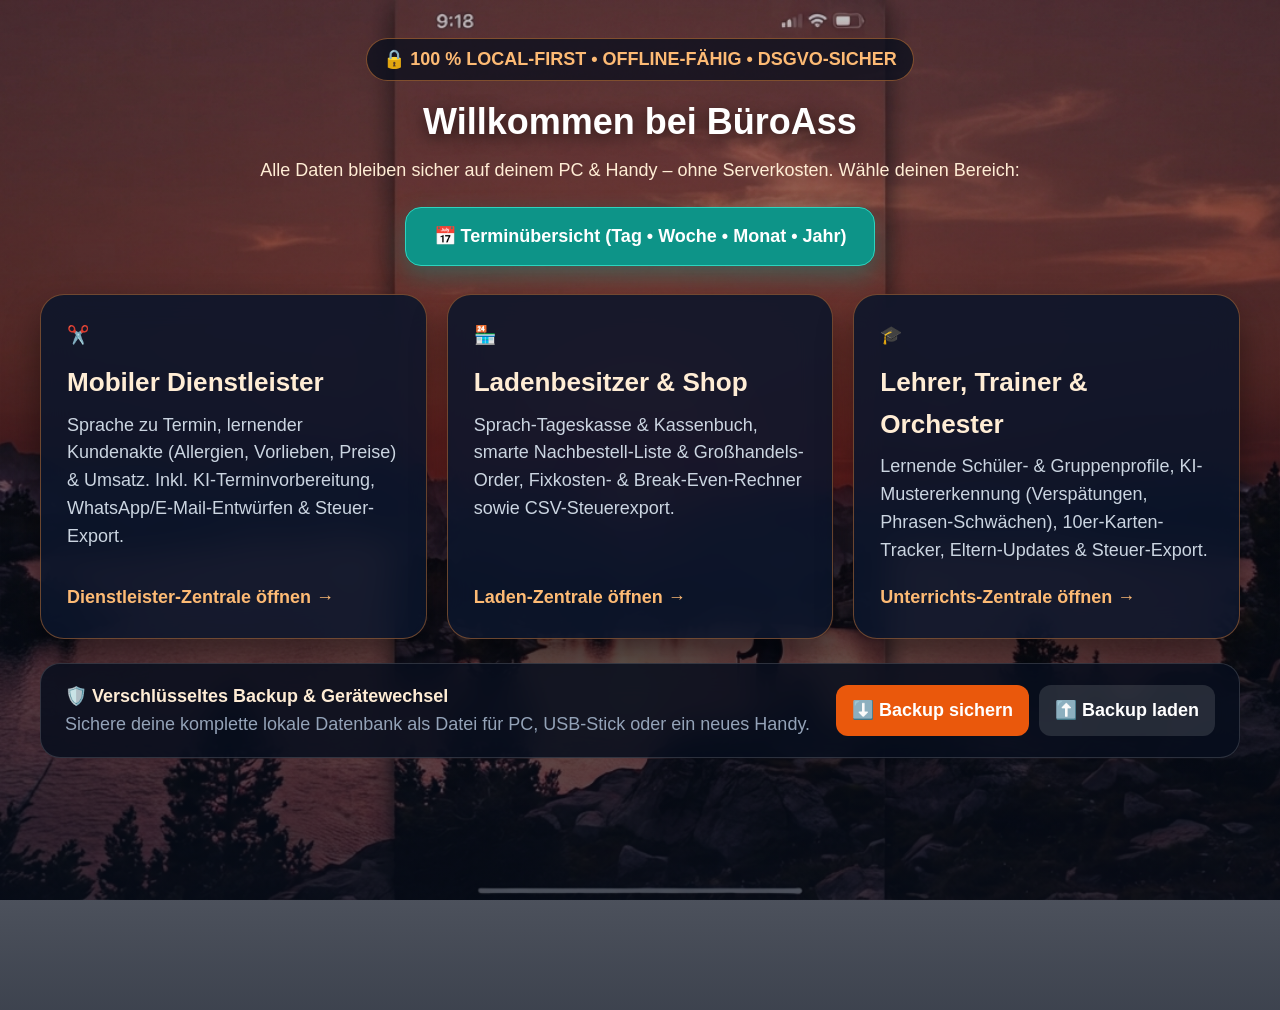
<file: index.html>
<!DOCTYPE html>
<html lang="de">
<head>
  <meta charset="UTF-8" />
  <meta name="viewport" content="width=device-width, initial-scale=1.0" />
  <title>BüroAss – Local-First KI-Zentrale</title>
  <link rel="manifest" href="manifest.json" />
  <link rel="stylesheet" href="style.css" />
  <style>
    body.sunset-theme {
      background: linear-gradient(180deg, rgba(10, 15, 28, 0.25) 0%, rgba(7, 14, 29, 0.78) 100%),
                  url('Gemini_Generated_Image_js4lnvjs4lnvjs4l.jpeg') center center / cover no-repeat fixed !important;
    }
    .role-grid { display: grid; grid-template-columns: repeat(3, 1fr); gap: 20px; max-width: 1200px; margin: 28px auto 0 auto; width: 100%; }
    @media (max-width: 900px) { .role-grid { grid-template-columns: 1fr; } }
    .role-card {
      background: rgba(11, 21, 43, 0.88); border: 1px solid rgba(251, 146, 60, 0.4);
      border-radius: 24px; padding: 26px; text-decoration: none; color: #fff;
      backdrop-filter: blur(16px); box-shadow: 0 18px 35px rgba(0,0,0,0.45);
      transition: transform 0.2s, border-color 0.2s; display: flex; flex-direction: column; justify-content: space-between;
    }
    .role-card:hover { transform: translateY(-4px); border-color: #fb923c; background: rgba(17, 31, 61, 0.96); }
    .backup-bar {
      max-width: 1200px; margin: 24px auto 0 auto; width: 100%;
      background: rgba(7, 14, 29, 0.85); border: 1px solid rgba(255,255,255,0.15);
      border-radius: 20px; padding: 18px 24px; display: flex; flex-wrap: wrap;
      justify-content: space-between; align-items: center; gap: 14px; backdrop-filter: blur(14px);
    }
  </style>
</head>
<body class="sunset-theme">
  <div class="app-shell" style="flex-direction: column; padding: 28px 20px 120px 20px;">
    <header style="text-align: center; margin-top: 10px;">
      <div style="display:inline-flex; align-items:center; gap:8px; background:rgba(7,14,29,0.75); border:1px solid rgba(251,146,60,0.45); padding:6px 16px; border-radius:999px; margin-bottom:12px; font-size:12px; font-weight:700; color:#fdba74;">
        🔒 100 % LOCAL-FIRST • OFFLINE-FÄHIG • DSGVO-SICHER
      </div>
      <h1 style="font-size: 32px; font-weight: 800; text-shadow: 0 4px 16px rgba(0,0,0,0.6);">
        Willkommen bei BüroAss
      </h1>
      <p style="font-size: 15px; color: #ffedd5; margin-top: 6px;">
        Alle Daten bleiben sicher auf deinem PC & Handy – ohne Serverkosten. Wähle deinen Bereich:
      </p>
    </header>

    <div id="ai-toast" class="toast hidden" style="max-width: 900px; margin: 18px auto 0 auto; width: 100%;">
      <span id="ai-toast-text">✨ Bereit...</span>
      <button onclick="document.getElementById('ai-toast').classList.add('hidden')" style="background:none;border:none;color:#fff;cursor:pointer;">✕</button>
    </div>

    <!-- Die 3 Haupt-Optionen -->
        <div style="max-width: 1200px; margin: 22px auto 0 auto; width: 100%; text-align: center;">
      <a href="terminuebersicht.html" class="btn" style="display:inline-block; background:#0d9488; border:1px solid #2dd4bf; padding:14px 28px; border-radius:16px; text-decoration:none; font-weight:700; box-shadow:0 10px 25px rgba(13,148,136,0.4);">
        📅 Terminübersicht (Tag • Woche • Monat • Jahr)
      </a>
    </div>

    <div class="role-grid">
      <a href="bueroass.html" class="role-card">
        <div>
          <div style="font-size:34px; margin-bottom:12px;">✂️</div>
          <h2 style="font-size:20px; color:#ffedd5; margin-bottom:8px;">Mobiler Dienstleister</h2>
          <p style="font-size:13.5px; color:#cbd5e1; line-height:1.55;">
            Sprache zu Termin, lernender Kundenakte (Allergien, Vorlieben, Preise) & Umsatz. Inkl. KI-Terminvorbereitung, WhatsApp/E-Mail-Entwürfen & Steuer-Export.
          </p>
        </div>
        <div style="margin-top:18px; font-size:13px; font-weight:700; color:#fdba74;">Dienstleister-Zentrale öffnen →</div>
      </a>

      <a href="laden.html" class="role-card">
        <div>
          <div style="font-size:34px; margin-bottom:12px;">🏪</div>
          <h2 style="font-size:20px; color:#ffedd5; margin-bottom:8px;">Ladenbesitzer & Shop</h2>
          <p style="font-size:13.5px; color:#cbd5e1; line-height:1.55;">
            Sprach-Tageskasse & Kassenbuch, smarte Nachbestell-Liste & Großhandels-Order, Fixkosten- & Break-Even-Rechner sowie CSV-Steuerexport.
          </p>
        </div>
        <div style="margin-top:18px; font-size:13px; font-weight:700; color:#fdba74;">Laden-Zentrale öffnen →</div>
      </a>

      <a href="lehrer.html" class="role-card">
        <div>
          <div style="font-size:34px; margin-bottom:12px;">🎓</div>
          <h2 style="font-size:20px; color:#ffedd5; margin-bottom:8px;">Lehrer, Trainer & Orchester</h2>
          <p style="font-size:13.5px; color:#cbd5e1; line-height:1.55;">
            Lernende Schüler- & Gruppenprofile, KI-Mustererkennung (Verspätungen, Phrasen-Schwächen), 10er-Karten-Tracker, Eltern-Updates & Steuer-Export.
          </p>
        </div>
        <div style="margin-top:18px; font-size:13px; font-weight:700; color:#fdba74;">Unterrichts-Zentrale öffnen →</div>
      </a>
    </div>

    <!-- Backup & Gerätewechsel (Local-First Tresor) -->
    <div class="backup-bar">
      <div>
        <div style="font-size:14px; font-weight:700; color:#ffedd5;">🛡️ Verschlüsseltes Backup & Gerätewechsel</div>
        <div style="font-size:12.5px; color:#94a3b8;">Sichere deine komplette lokale Datenbank als Datei für PC, USB-Stick oder ein neues Handy.</div>
      </div>
      <div style="display:flex; gap:10px; flex-wrap:wrap;">
        <button onclick="exportBackup()" class="btn" style="background:#ea580c;">⬇️ Backup sichern</button>
        <label class="btn" style="background:rgba(255,255,255,0.12); cursor:pointer;">
          ⬆️ Backup laden <input type="file" accept=".json,.boss" onchange="importBackup(event)" class="hidden" />
        </label>
      </div>
    </div>
  </div>

  <script>
    function showToast(t) { document.getElementById('ai-toast-text').innerText = t; document.getElementById('ai-toast').classList.remove('hidden'); }
    function exportBackup() {
      const pw = prompt("Passwort zum Verschlüsseln deines Backups eingeben (optional):") || "";
      const raw = JSON.stringify(localStorage);
      const encoded = btoa(unescape(encodeURIComponent(pw + "::BOSS_DB::" + raw)));
      const blob = new Blob([encoded], { type: "application/octet-stream" });
      const a = document.createElement("a");
      a.href = URL.createObjectURL(blob);
      a.download = "BossApp_Backup_" + new Date().toISOString().slice(0,10) + ".boss";
      a.click();
      showToast("✅ Verschlüsseltes Backup wurde auf deinem Gerät gespeichert!");
    }
    function importBackup(e) {
      const file = e.target.files;
      if (!file) return;
      const reader = new FileReader();
      reader.onload = function(ev) {
        try {
          const decoded = decodeURIComponent(escape(atob(ev.target.result)));
          const parts = decoded.split("::BOSS_DB::");
          const data = JSON.parse(parts);
          Object.keys(data).forEach(k => localStorage.setItem(k, data[k]));
          showToast("✅ Backup erfolgreich eingespielt! Alle Daten sind wiederhergestellt.");
        } catch(err) { showToast("⚠️ Backup-Datei konnte nicht gelesen werden."); }
      };
      reader.readAsText(file);
    }
    if ('serviceWorker' in navigator) {
  navigator.serviceWorker.register('./sw.js');
}

  </script>
</body>
</html>
</file>
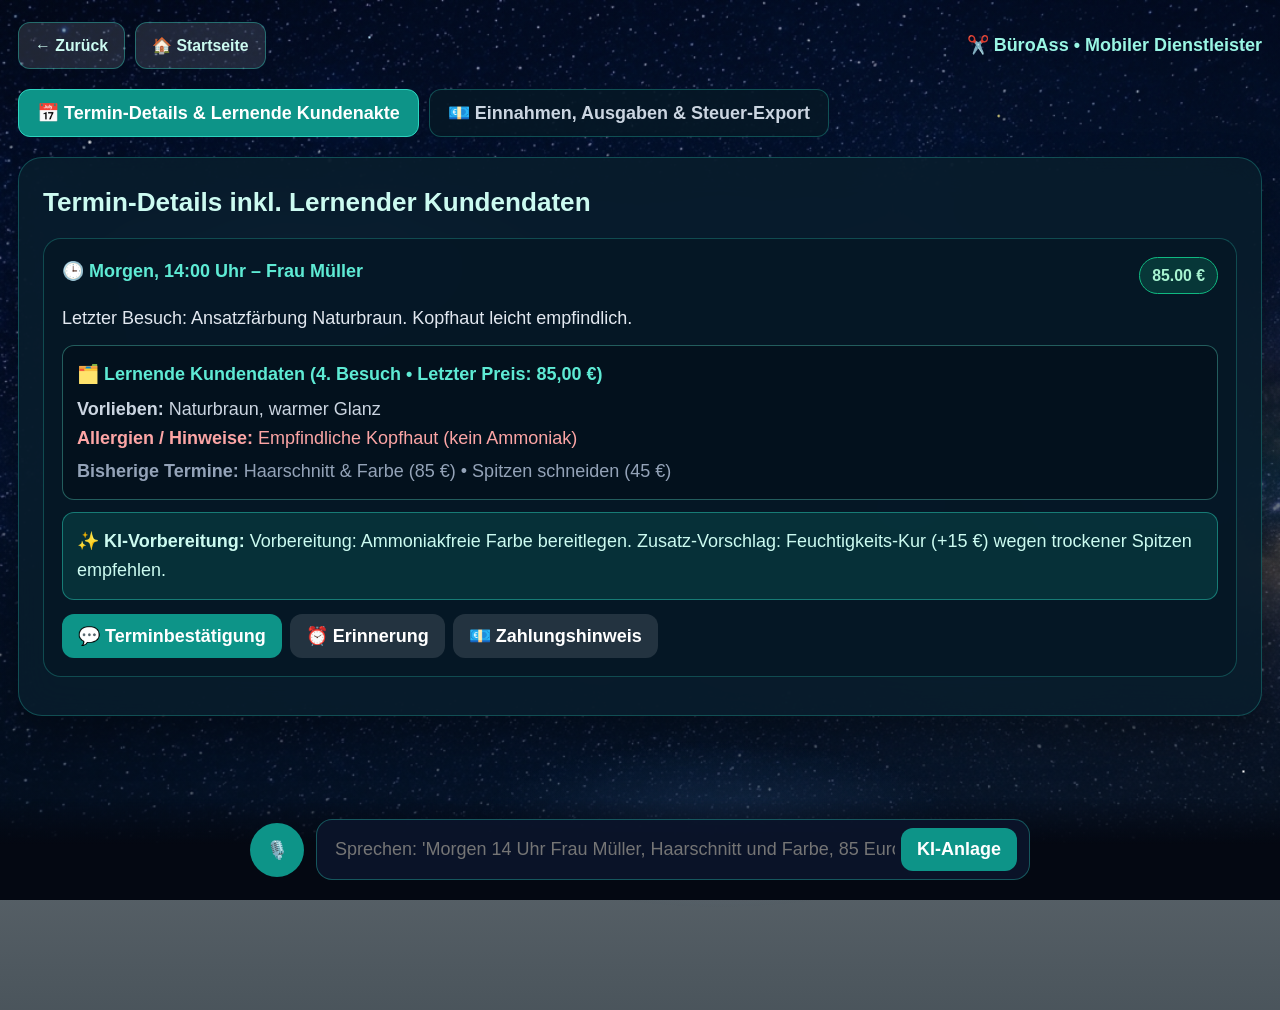
<file: bueroass.html>
<!DOCTYPE html>
<html lang="de">
<head>
  <meta charset="UTF-8" />
  <meta name="viewport" content="width=device-width, initial-scale=1.0" />
  <title>BüroAss – Mobiler Dienstleister</title>
  <link rel="stylesheet" href="style.css" />
  <style>
    .top-nav { display: flex; justify-content: space-between; align-items: center; flex-wrap: wrap; gap: 12px; margin-bottom: 20px; }
    .btn-nav { background: rgba(255,255,255,0.12); border: 1px solid rgba(45,212,191,0.4); color: #ccfbf1; padding: 10px 16px; border-radius: 12px; text-decoration: none; font-weight: 600; cursor: pointer; }
    .tabs { display: flex; flex-wrap: wrap; gap: 10px; margin-bottom: 20px; }
    .tab { background: rgba(6,24,38,0.88); border: 1px solid rgba(45,212,191,0.3); color: #cbd5e1; padding: 12px 18px; border-radius: 12px; font-weight: 600; cursor: pointer; }
    .tab.active { background: #0d9488; color: #fff; border-color: #2dd4bf; }
    .item-card { background: rgba(6,24,38,0.9); border: 1px solid rgba(45,212,191,0.28); border-radius: 18px; padding: 18px; margin-bottom: 14px; }
    .kundendaten-box { background: rgba(4,18,29,0.92); border: 1px solid rgba(94,234,212,0.35); border-radius: 12px; padding: 14px; margin-top: 12px; }
    .ai-tip { background: rgba(13,148,136,0.2); border: 1px solid rgba(45,212,191,0.45); border-radius: 12px; padding: 14px; color: #ccfbf1; margin-top: 12px; }
    .field { background: rgba(4,18,29,0.95); border: 1px solid rgba(45,212,191,0.35); border-radius: 10px; padding: 12px; color: #fff; width: 100%; margin-bottom: 10px; }
  </style>
</head>
<body class="subpage-theme">
  <div class="app-shell" style="flex-direction: column; padding: 22px 18px 140px 18px;">
    <div class="top-nav">
      <div style="display:flex; gap:10px;">
        <button onclick="history.back()" class="btn-nav">← Zurück</button>
        <a href="index.html" class="btn-nav">🏠 Startseite</a>
      </div>
      <div style="color: #99f6e4; font-weight: 700;">✂️ BüroAss • Mobiler Dienstleister</div>
    </div>

    <div id="ai-toast" class="toast hidden" style="border-color: #2dd4bf; background: rgba(13,148,136,0.35);">
      <span id="ai-toast-text">✨ KI bereit...</span>
      <button onclick="document.getElementById('ai-toast').classList.add('hidden')" style="background:none;border:none;color:#fff;cursor:pointer;">✕</button>
    </div>

    <div class="tabs">
      <button onclick="showTab('termine')" id="t-termine" class="tab active">📅 Termin-Details & Lernende Kundenakte</button>
      <button onclick="showTab('finanzen')" id="t-finanzen" class="tab">💶 Einnahmen, Ausgaben & Steuer-Export</button>
    </div>

    <div id="sec-termine" class="card" style="background:rgba(8,29,44,0.88); border-color:rgba(45,212,191,0.28);">
      <h2 style="color:#ccfbf1; margin-bottom:14px;">Termin-Details inkl. Lernender Kundendaten</h2>
      <div id="list-termine"></div>
    </div>

    <div id="sec-finanzen" class="card hidden" style="background:rgba(8,29,44,0.88); border-color:rgba(45,212,191,0.28);">
      <div style="display:flex; justify-content:space-between; align-items:center; flex-wrap:wrap; gap:10px; margin-bottom:16px;">
        <h2 style="color:#ccfbf1;">💶 Monatsbilanz & Steuerberater-Export</h2>
        <button onclick="exportCSV()" class="btn" style="background:#059669;">📊 Steuer-Export (CSV / Excel)</button>
      </div>
      <div id="finance-summary" style="display:grid; grid-template-columns:repeat(auto-fit, minmax(180px,1fr)); gap:12px; margin-bottom:18px;"></div>
      <div style="display:flex; gap:10px; flex-wrap:wrap; margin-bottom:16px;">
        <input id="exp-name" class="field" style="flex:2; margin:0;" placeholder="Betriebsausgabe (z. B. Haarfarbe / Pflegeprodukte)" />
        <input id="exp-val" class="field" style="flex:1; margin:0;" type="number" step="0.01" placeholder="Betrag €" />
        <button onclick="addExpense()" class="btn" style="background:#dc2626;">+ Ausgabe</button>
      </div>
      <div id="list-finanzen"></div>
    </div>
  </div>

  <div class="bottom-bar">
    <div class="input-wrap">
      <button id="mic-btn" onclick="startVoice()" class="mic-btn" style="background:#0d9488;">🎙️</button>
      <form onsubmit="processSpeechInput(event)" class="text-form" style="border-color: rgba(45,212,191,0.35);">
        <input id="cmd-input" type="text" placeholder="Sprechen: 'Morgen 14 Uhr Frau Müller, Haarschnitt und Farbe, 85 Euro'..." />
        <button type="submit" class="btn" style="background:#0d9488;">KI-Anlage</button>
      </form>
    </div>
  </div>
  <script>
    const defaultDB = {
      termine: [
        { id: 1, zeit: "Morgen, 14:00 Uhr", kunde: "Frau Müller", leistung: "Haarschnitt und Farbe", preis: 85, notiz: "Letzter Besuch: Ansatzfärbung Naturbraun. Kopfhaut leicht empfindlich.", kiTipp: "Vorbereitung: Ammoniakfreie Farbe bereitlegen. Zusatz-Vorschlag: Feuchtigkeits-Kur (+15 €) wegen trockener Spitzen empfehlen." }
      ],
      kunden: {
        "Frau Müller": { besuche: 4, vorlieben: "Naturbraun, warmer Glanz", allergien: "Empfindliche Kopfhaut (kein Ammoniak)", letzterPreis: "85,00 €", historie: ["Haarschnitt & Farbe (85 €)", "Spitzen schneiden (45 €)"] }
      },
      finanzen: [
        { datum: "27.11.2026", typ: "Einnahme", text: "Frau Müller – Haarschnitt und Farbe", betrag: 85.00 },
        { datum: "25.11.2026", typ: "Ausgabe", text: "Großhandel Pflege- & Farbset", betrag: -32.50 }
      ]
    };

    function getDB() { return JSON.parse(localStorage.getItem('boss_dl_db')) || defaultDB; }
    function saveDB(db) { localStorage.setItem('boss_dl_db', JSON.stringify(db)); renderAll(); }

    function showTab(t) {
      ['termine','finanzen'].forEach(x => {
        document.getElementById('sec-' + x).classList.add('hidden');
        document.getElementById('t-' + x).classList.remove('active');
      });
      document.getElementById('sec-' + t).classList.remove('hidden');
      document.getElementById('t-' + t).classList.add('active');
    }

    function processSpeechInput(e) {
      e.preventDefault();
      const raw = document.getElementById('cmd-input').value.trim();
      if (!raw) return;
      const db = getDB();

      const priceMatch = raw.match(/(\d+(?:[.,]\d+)?)\s*(?:euro|€)/i);
      const preis = priceMatch ? parseFloat(priceMatch[1].replace(',', '.')) : 50;
      const nameMatch = raw.match(/(Frau\s+[A-ZÄÖÜ][a-zäöüß]+|Herr\s+[A-ZÄÖÜ][a-zäöüß]+|[A-ZÄÖÜ][a-zäöüß]+\s+[A-ZÄÖÜ][a-zäöüß]+)/);
      const kunde = nameMatch ? nameMatch[0] : "Neukunde (Sprachnotiz)";
      const timeMatch = raw.match(/(morgen\s+\d{1,2}\s*Uhr|heute\s+\d{1,2}\s*Uhr|\d{1,2}:\d{2}\s*Uhr|\d{1,2}\s*Uhr)/i);
      const zeit = timeMatch ? timeMatch[0] : "Nächster Slot";

      db.termine.unshift({
        id: Date.now(), zeit: zeit, kunde: kunde, leistung: raw, preis: preis,
        notiz: "Per Sprache erfasst: " + raw,
        kiTipp: "KI-Follow-up: Nach dem Termin Pflegehinweis senden & Folgetermin in 5 Wochen anbieten."
      });

      if (!db.kunden[kunde]) {
        db.kunden[kunde] = { besuche: 1, vorlieben: raw, allergien: "Keine bekannt", letzterPreis: preis.toFixed(2) + " €", historie: [raw] };
      } else {
        db.kunden[kunde].besuche += 1;
        db.kunden[kunde].letzterPreis = preis.toFixed(2) + " €";
        db.kunden[kunde].historie.unshift(raw);
      }

      db.finanzen.unshift({ datum: new Date().toLocaleDateString('de-DE'), typ: "Einnahme", text: kunde + " – " + raw, betrag: preis });
      saveDB(db);
      document.getElementById('cmd-input').value = '';
      showToast("✅ Termin, lernende Kundenakte & " + preis.toFixed(2) + " € Umsatz gespeichert!");
    }

    function createMsg(kunde, zeit, art) {
      let msg = "";
      if (art === 'bestaetigung') msg = `Hallo ${kunde}, hiermit bestätige ich gerne Ihren Termin (${zeit}). Ich freue mich auf Sie!`;
      if (art === 'erinnerung') msg = `Hallo ${kunde}, eine kleine Erinnerung an unseren Termin (${zeit}). Bis dahin!`;
      if (art === 'zahlung') msg = `Hallo ${kunde}, vielen Dank für Ihren Besuch! Hier ist Ihr Zahlungshinweis für die heutige Leistung.`;
      navigator.clipboard?.writeText(msg);
      showToast("📲 Nachricht kopiert (bereit für WhatsApp / E-Mail): „" + msg + "“");
    }

    function addExpense() {
      const n = document.getElementById('exp-name').value.trim();
      const v = parseFloat(document.getElementById('exp-val').value);
      if (!n || isNaN(v)) return;
      const db = getDB();
      db.finanzen.unshift({ datum: new Date().toLocaleDateString('de-DE'), typ: "Ausgabe", text: n, betrag: -Math.abs(v) });
      saveDB(db);
      document.getElementById('exp-name').value = '';
      document.getElementById('exp-val').value = '';
      showToast("✅ Betriebsausgabe verbucht!");
    }

    function exportCSV() {
      const db = getDB();
      let csv = "Datum;Typ;Beschreibung;Betrag_EUR\n";
      db.finanzen.forEach(f => { csv += `${f.datum};${f.typ};"${f.text}";${f.betrag.toFixed(2).replace('.', ',')}\n`; });
      const a = document.createElement("a");
      a.href = URL.createObjectURL(new Blob(["\uFEFF" + csv], { type: "text/csv;charset=utf-8;" }));
      a.download = "Steuerberater_Dienstleister.csv";
      a.click();
      showToast("📊 CSV-Datei für den Steuerberater exportiert!");
    }

    function renderAll() {
      const db = getDB();
      document.getElementById('list-termine').innerHTML = db.termine.map(t => {
        const c = db.kunden[t.kunde] || { besuche: 1, vorlieben: t.leistung, allergien: "Keine bekannt", letzterPreis: t.preis.toFixed(2) + " €", historie: [t.leistung] };
        return `<div class="item-card">
          <div style="display:flex; justify-content:space-between; flex-wrap:wrap; gap:8px;">
            <strong style="color:#5eead4;">🕒 ${t.zeit} – ${t.kunde}</strong>
            <span class="badge" style="background:rgba(16,185,129,0.2); border-color:#10b981; color:#a7f3d0;">${t.preis.toFixed(2)} €</span>
          </div>
          <p style="color:#e2e8f0; margin:10px 0;">${t.notiz}</p>

          <div class="kundendaten-box">
            <div style="color:#5eead4; font-weight:700; margin-bottom:6px;">🗂️ Lernende Kundendaten (${c.besuche}. Besuch • Letzter Preis: ${c.letzterPreis})</div>
            <div style="color:#cbd5e1;"><strong>Vorlieben:</strong> ${c.vorlieben}</div>
            <div style="color:#fca5a5;"><strong>Allergien / Hinweise:</strong> ${c.allergien}</div>
            <div style="color:#94a3b8; margin-top:4px;"><strong>Bisherige Termine:</strong> ${c.historie.join(' • ')}</div>
          </div>

          <div class="ai-tip">✨ <strong>KI-Vorbereitung:</strong> ${t.kiTipp}</div>
          <div style="display:flex; flex-wrap:wrap; gap:8px; margin-top:14px;">
            <button onclick="createMsg('${t.kunde}','${t.zeit}','bestaetigung')" class="btn" style="background:#0d9488;">💬 Terminbestätigung</button>
            <button onclick="createMsg('${t.kunde}','${t.zeit}','erinnerung')" class="btn" style="background:rgba(255,255,255,0.12);">⏰ Erinnerung</button>
            <button onclick="createMsg('${t.kunde}','${t.zeit}','zahlung')" class="btn" style="background:rgba(255,255,255,0.12);">💶 Zahlungshinweis</button>
          </div>
        </div>`;
      }).join('');

      let ein = 0, aus = 0;
      document.getElementById('list-finanzen').innerHTML = db.finanzen.map(f => {
        if (f.betrag >= 0) ein += f.betrag; else aus += Math.abs(f.betrag);
        return `<div class="item-card" style="display:flex; justify-content:space-between; padding:14px 16px;">
          <span>${f.datum} • ${f.text}</span>
          <strong style="color:${f.betrag >= 0 ? '#34d399' : '#f87171'};">${f.betrag >= 0 ? '+' : ''}${f.betrag.toFixed(2)} €</strong>
        </div>`;
      }).join('');
      document.getElementById('finance-summary').innerHTML = `
        <div class="inner-box"><div class="box-label">Einnahmen</div><strong style="color:#34d399;">${ein.toFixed(2)} €</strong></div>
        <div class="inner-box"><div class="box-label">Ausgaben</div><strong style="color:#f87171;">${aus.toFixed(2)} €</strong></div>
        <div class="inner-box ai"><div class="box-label">Monatsbilanz</div><strong style="color:#5eead4;">${(ein - aus).toFixed(2)} €</strong></div>`;
    }

    function showToast(t) { document.getElementById('ai-toast-text').innerText = t; document.getElementById('ai-toast').classList.remove('hidden'); }
    function startVoice() {
      const SR = window.SpeechRecognition || window.webkitSpeechRecognition;
      if (!SR) { showToast('🎙️ Bitte Textfeld nutzen.'); return; }
      const r = new SR(); r.lang = 'de-DE'; document.getElementById('mic-btn').classList.add('recording'); showToast('🎙️ Ich höre zu...');
      r.onresult = e => { document.getElementById('cmd-input').value = e.results[0][0].transcript; processSpeechInput(new Event('submit')); };
      r.onend = () => document.getElementById('mic-btn').classList.remove('recording'); r.start();
    }
    window.addEventListener('DOMContentLoaded', renderAll);
  </script>
</body>
</html>
</file>
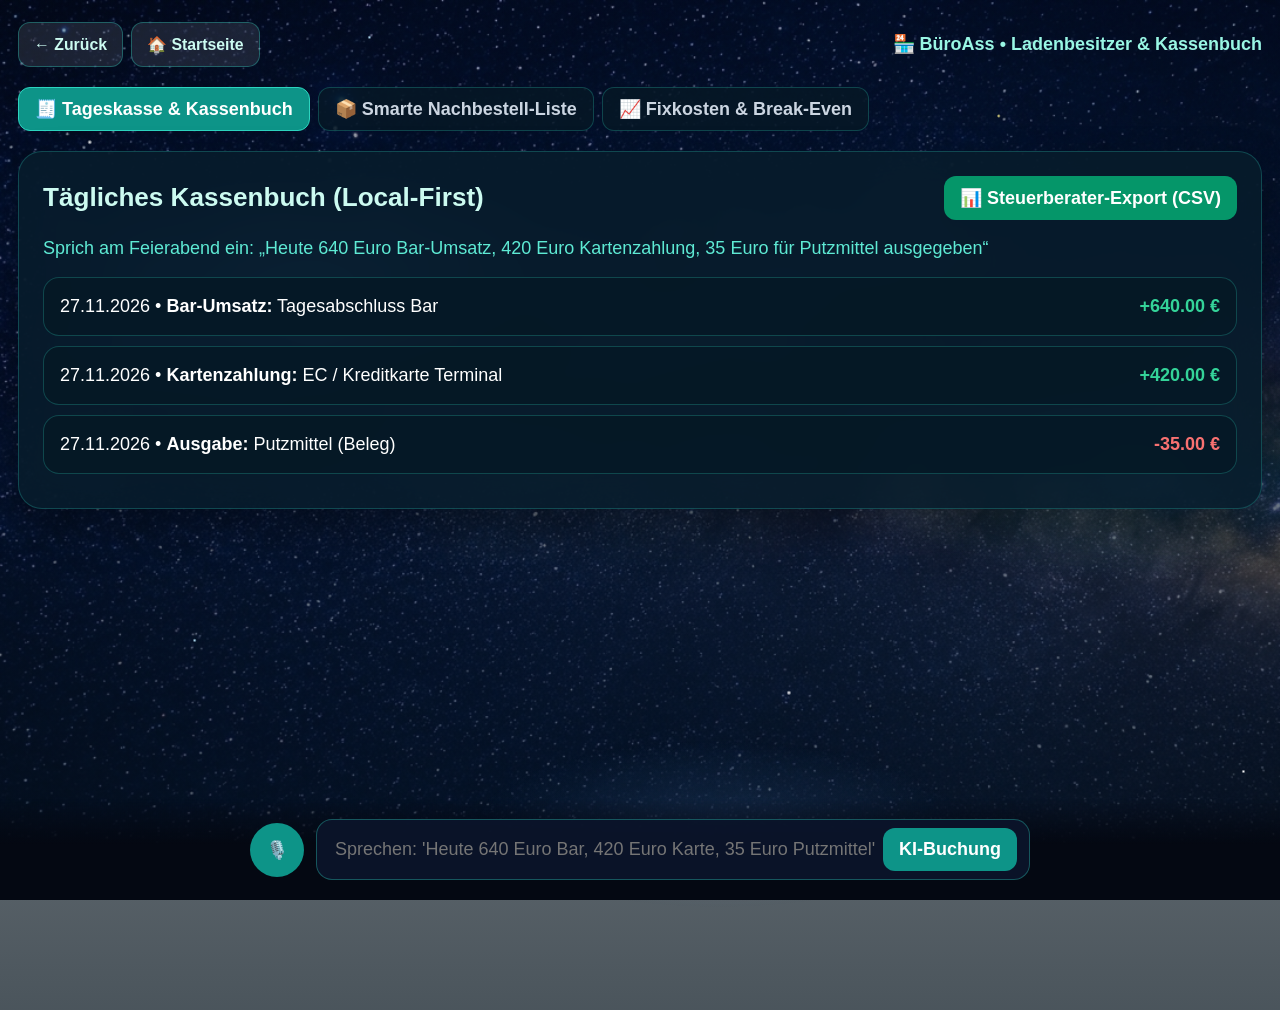
<file: laden.html>
<!DOCTYPE html>
<html lang="de">
<head>
  <meta charset="UTF-8" />
  <meta name="viewport" content="width=device-width, initial-scale=1.0" />
  <title>BüroAss – Ladenbesitzer & Kassenbuch</title>
  <link rel="stylesheet" href="style.css" />
  <style>
    .top-nav { display: flex; justify-content: space-between; align-items: center; flex-wrap: wrap; gap: 12px; margin-bottom: 20px; }
    .btn-nav { background: rgba(255,255,255,0.1); border: 1px solid rgba(45,212,191,0.35); color: #ccfbf1; padding: 9px 15px; border-radius: 12px; text-decoration: none; font-size: 13px; font-weight: 600; cursor: pointer; }
    .tabs { display: flex; flex-wrap: wrap; gap: 8px; margin-bottom: 20px; }
    .tab { background: rgba(6,24,38,0.85); border: 1px solid rgba(45,212,191,0.25); color: #cbd5e1; padding: 10px 16px; border-radius: 12px; font-size: 13.5px; font-weight: 600; cursor: pointer; }
    .tab.active { background: #0d9488; color: #fff; border-color: #2dd4bf; }
    .item-card { background: rgba(6,24,38,0.88); border: 1px solid rgba(45,212,191,0.25); border-radius: 16px; padding: 14px 16px; margin-bottom: 10px; }
    .field { background: rgba(4,18,29,0.9); border: 1px solid rgba(45,212,191,0.3); border-radius: 10px; padding: 10px; color: #fff; font-size: 13px; width: 100%; margin-bottom: 8px; }
    .progress-bg { width: 100%; height: 14px; background: rgba(255,255,255,0.12); border-radius: 999px; overflow: hidden; margin: 10px 0; }
    .progress-fill { height: 100%; background: linear-gradient(90deg, #0d9488, #34d399); transition: width 0.5s; }
  </style>
</head>
<body class="subpage-theme">
  <div class="app-shell" style="flex-direction: column; padding: 22px 18px 130px 18px;">
    <div class="top-nav">
      <div style="display:flex; gap:8px;">
        <button onclick="history.back()" class="btn-nav">← Zurück</button>
        <a href="index.html" class="btn-nav">🏠 Startseite</a>
      </div>
      <div style="font-size: 13px; color: #99f6e4; font-weight: 700;">🏪 BüroAss • Ladenbesitzer & Kassenbuch</div>
    </div>

    <div id="ai-toast" class="toast hidden" style="border-color: #2dd4bf; background: rgba(13,148,136,0.35);">
      <span id="ai-toast-text">✨ KI bereit...</span>
      <button onclick="document.getElementById('ai-toast').classList.add('hidden')" style="background:none;border:none;color:#fff;cursor:pointer;">✕</button>
    </div>

    <div class="tabs">
      <button onclick="showTab('kasse')" id="t-kasse" class="tab active">🧾 Tageskasse & Kassenbuch</button>
      <button onclick="showTab('bestellung')" id="t-bestellung" class="tab">📦 Smarte Nachbestell-Liste</button>
      <button onclick="showTab('breakeven')" id="t-breakeven" class="tab">📈 Fixkosten & Break-Even</button>
    </div>

    <!-- TAB 1: TAGESKASSE & KASSENBUCH -->
    <div id="sec-kasse" class="card" style="background:rgba(8,29,44,0.86); border-color:rgba(45,212,191,0.25);">
      <div style="display:flex; justify-content:space-between; align-items:center; flex-wrap:wrap; gap:10px; margin-bottom:14px;">
        <h2 style="font-size:18px; color:#ccfbf1;">Tägliches Kassenbuch (Local-First)</h2>
        <button onclick="exportKasseCSV()" class="btn" style="background:#059669;">📊 Steuerberater-Export (CSV)</button>
      </div>
      <p style="font-size:12.5px; color:#5eead4; margin-bottom:14px;">
        Sprich am Feierabend ein: „Heute 640 Euro Bar-Umsatz, 420 Euro Kartenzahlung, 35 Euro für Putzmittel ausgegeben“
      </p>
      <div id="kassen-list"></div>
    </div>

    <!-- TAB 2: SMARTE NACHBESTELL-LISTE -->
    <div id="sec-bestellung" class="card hidden" style="background:rgba(8,29,44,0.86); border-color:rgba(45,212,191,0.25);">
      <div style="display:flex; justify-content:space-between; align-items:center; flex-wrap:wrap; gap:10px; margin-bottom:14px;">
        <h2 style="font-size:18px; color:#ccfbf1;">📦 Nachbestell-Liste für den Großhandel</h2>
        <button onclick="orderNow()" class="btn" style="background:#0d9488;">📲 Jetzt beim Großhandel bestellen</button>
      </div>
      <div style="display:flex; gap:8px; margin-bottom:14px;">
        <input id="gh-email" class="field" style="margin:0;" placeholder="Großhandel E-Mail (z. B. bestellung@grosshandel.de)" />
        <button onclick="saveSupplier()" class="btn" style="background:rgba(255,255,255,0.12); white-space:nowrap;">Speichern</button>
      </div>
      <div id="order-list"></div>
    </div>

    <!-- TAB 3: FIXKOSTEN & BREAK-EVEN -->
    <div id="sec-breakeven" class="card hidden" style="background:rgba(8,29,44,0.86); border-color:rgba(45,212,191,0.25);">
      <h2 style="font-size:18px; color:#ccfbf1; margin-bottom:12px;">📈 Fixkosten & Monats-Break-Even</h2>
      <div id="be-status" class="item-card" style="border-color:#2dd4bf;"></div>
      <div style="display:flex; gap:8px; flex-wrap:wrap; margin:14px 0;">
        <input id="fix-name" class="field" style="flex:2; margin:0;" placeholder="Fixkosten (z. B. Ladenmiete, Strom, Wareneinkauf)" />
        <input id="fix-val" class="field" style="flex:1; margin:0;" type="number" step="0.01" placeholder="Betrag €" />
        <button onclick="addFixkosten()" class="btn" style="background:#dc2626;">+ Fixkosten</button>
      </div>
      <div id="fix-list"></div>
    </div>
  </div>
  <div class="bottom-bar">
    <div class="input-wrap">
      <button id="mic-btn" onclick="startVoice()" class="mic-btn" style="background:#0d9488;">🎙️</button>
      <form onsubmit="processShopSpeech(event)" class="text-form" style="border-color: rgba(45,212,191,0.35);">
        <input id="cmd-input" type="text" placeholder="Sprechen: 'Heute 640 Euro Bar, 420 Euro Karte, 35 Euro Putzmittel' oder 'Kaffeebohnen nachbestellen'..." />
        <button type="submit" class="btn" style="background:#0d9488;">KI-Buchung</button>
      </form>
    </div>
  </div>

  <script>
    const defaultShop = {
      kasse: [
        { datum: "27.11.2026", art: "Bar-Umsatz", text: "Tagesabschluss Bar", betrag: 640.00 },
        { datum: "27.11.2026", art: "Kartenzahlung", text: "EC / Kreditkarte Terminal", betrag: 420.00 },
        { datum: "27.11.2026", art: "Ausgabe", text: "Putzmittel (Beleg)", betrag: -35.00 }
      ],
      bestellungen: ["Kaffeebohnen (6x 1kg)", "Kartenzahlungsrollen (10er Pack)"],
      supplier: "bestellung@grosshandel-shop.de",
      fixkosten: [
        { name: "Ladenmiete & Nebenkosten", betrag: 1450.00 },
        { name: "Strom & Versicherung", betrag: 280.00 },
        { name: "Wareneinkauf Basis", betrag: 1200.00 }
      ]
    };

    function getShop() { return JSON.parse(localStorage.getItem('boss_shop_db')) || defaultShop; }
    function saveShop(db) { localStorage.setItem('boss_shop_db', JSON.stringify(db)); renderShop(); }

    function showTab(t) {
      ['kasse','bestellung','breakeven'].forEach(x => {
        document.getElementById('sec-' + x).classList.add('hidden');
        document.getElementById('t-' + x).classList.remove('active');
      });
      document.getElementById('sec-' + t).classList.remove('hidden');
      document.getElementById('t-' + t).classList.add('active');
    }

    function processShopSpeech(e) {
      e.preventDefault();
      const raw = document.getElementById('cmd-input').value.trim();
      if (!raw) return;
      const db = getShop();
      const heute = new Date().toLocaleDateString('de-DE');

      if (/nachbestell|bestell|hinzufügen|liste/i.test(raw)) {
        const cleanItem = raw.replace(/zu den nachbestellungen hinzufügen|nachbestellen|auf die liste/gi, '').trim();
        db.bestellungen.unshift(cleanItem || raw);
        saveShop(db);
        document.getElementById('cmd-input').value = '';
        showToast("📦 Zur Nachbestell-Liste hinzugefügt: " + (cleanItem || raw));
        return;
      }

      const barMatch = raw.match(/(\d+(?:[.,]\d+)?)\s*(?:euro|€)?\s*bar/i);
      const karteMatch = raw.match(/(\d+(?:[.,]\d+)?)\s*(?:euro|€)?\s*karte/i);
      const ausMatch = raw.match(/(\d+(?:[.,]\d+)?)\s*(?:euro|€)?\s*(?:für\s+([a-zäöüß\s]+))?\s*ausgegeben/i);

      let gebucht = [];
      if (barMatch) {
        const v = parseFloat(barMatch.replace(',', '.'));
        db.kasse.unshift({ datum: heute, art: "Bar-Umsatz", text: "Tagesabschluss Bar", betrag: v });
        gebucht.push(v.toFixed(2) + " € Bar");
      }
      if (karteMatch) {
        const v = parseFloat(karteMatch.replace(',', '.'));
        db.kasse.unshift({ datum: heute, art: "Kartenzahlung", text: "Kartenzahlung", betrag: v });
        gebucht.push(v.toFixed(2) + " € Karte");
      }
      if (ausMatch) {
        const v = parseFloat(ausMatch.replace(',', '.'));
        const zweck = ausMatch ? ausMatch.trim() : "Betriebsausgabe";
        db.kasse.unshift({ datum: heute, art: "Ausgabe", text: zweck, betrag: -Math.abs(v) });
        gebucht.push("-" + v.toFixed(2) + " € (" + zweck + ")");
      }

      if (gebucht.length === 0) {
        const anyPrice = raw.match(/(\d+(?:[.,]\d+)?)/);
        const v = anyPrice ? parseFloat(anyPrice.replace(',', '.')) : 0;
        db.kasse.unshift({ datum: heute, art: "Tageseinnahme", text: raw, betrag: v });
        gebucht.push(raw);
      }

      saveShop(db);
      document.getElementById('cmd-input').value = '';
      showToast("✅ Kassenbuch aktualisiert: " + gebucht.join(" | "));
    }

    function saveSupplier() {
      const db = getShop();
      db.supplier = document.getElementById('gh-email').value.trim();
      saveShop(db);
      showToast("✅ Großhandel-Adresse gespeichert!");
    }

    function orderNow() {
      const db = getShop();
      const body = encodeURIComponent("Guten Tag,\n\nbitte liefern Sie uns folgende Artikel aus unserer Nachbestell-Liste:\n- " + db.bestellungen.join("\n- ") + "\n\nVielen Dank!");
      window.location.href = `mailto:${db.supplier}?subject=Nachbestellung%20BüroAss&body=${body}`;
      showToast("📲 Bestell-E-Mail an " + db.supplier + " wurde vorbereitet!");
    }

    function addFixkosten() {
      const n = document.getElementById('fix-name').value.trim();
      const v = parseFloat(document.getElementById('fix-val').value);
      if (!n || isNaN(v)) return;
      const db = getShop();
      db.fixkosten.push({ name: n, betrag: v });
      saveShop(db);
      document.getElementById('fix-name').value = '';
      document.getElementById('fix-val').value = '';
    }

    function exportKasseCSV() {
      const db = getShop();
      let csv = "Datum;Kategorie;Belegnotiz;Betrag_EUR\n";
      db.kasse.forEach(k => { csv += `${k.datum};${k.art};"${k.text}";${k.betrag.toFixed(2).replace('.', ',')}\n`; });
      const blob = new Blob(["\uFEFF" + csv], { type: "text/csv;charset=utf-8;" });
      const a = document.createElement("a");
      a.href = URL.createObjectURL(blob);
      a.download = "Steuerberater_Kassenbuch_" + new Date().toISOString().slice(0,7) + ".csv";
      a.click();
      showToast("📊 Kassenbuch für den Steuerberater exportiert!");
    }

    function renderShop() {
      const db = getShop();
      document.getElementById('gh-email').value = db.supplier;

      let umsatz = 0;
      document.getElementById('kassen-list').innerHTML = db.kasse.map(k => {
        if (k.betrag > 0) umsatz += k.betrag;
        return `<div class="item-card" style="display:flex; justify-content:space-between;">
          <span>${k.datum} • <strong>${k.art}:</strong> ${k.text}</span>
          <strong style="color:${k.betrag >= 0 ? '#34d399' : '#f87171'};">${k.betrag >= 0 ? '+' : ''}${k.betrag.toFixed(2)} €</strong>
        </div>`;
      }).join('');

      document.getElementById('order-list').innerHTML = db.bestellungen.map((b, idx) => `
        <div class="item-card" style="display:flex; justify-content:space-between; align-items:center;">
          <span>📦 ${b}</span>
          <button onclick="removeOrder(${idx})" class="btn" style="background:rgba(255,255,255,0.1); padding:5px 10px; font-size:12px;">Erledigt ✓</button>
        </div>`).join('');

      const fixSum = db.fixkosten.reduce((acc, f) => acc + f.betrag, 0);
      const pct = Math.min(100, Math.round((umsatz / (fixSum || 1)) * 100));
      const diff = umsatz - fixSum;

      document.getElementById('be-status').innerHTML = `
        <div style="display:flex; justify-content:space-between; flex-wrap:wrap; gap:8px;">
          <span>Monats-Umsatz: <strong>${umsatz.toFixed(2)} €</strong> / Fixkosten-Ziel: <strong>${fixSum.toFixed(2)} €</strong></span>
          <strong style="color:${diff >= 0 ? '#34d399' : '#fde68a'};">${diff >= 0 ? '🎉 IM PLUS (+' + diff.toFixed(2) + ' €)' : 'Noch ' + Math.abs(diff).toFixed(2) + ' € bis Break-Even'}</strong>
        </div>
        <div class="progress-bg"><div class="progress-fill" style="width:${pct}%;"></div></div>`;

      document.getElementById('fix-list').innerHTML = db.fixkosten.map(f => `
        <div class="item-card" style="display:flex; justify-content:space-between;">
          <span>${f.name}</span><strong>${f.betrag.toFixed(2)} €</strong>
        </div>`).join('');
    }

    function removeOrder(idx) { const db = getShop(); db.bestellungen.splice(idx, 1); saveShop(db); }
    function showToast(t) { document.getElementById('ai-toast-text').innerText = t; document.getElementById('ai-toast').classList.remove('hidden'); }
    function startVoice() {
      const SR = window.SpeechRecognition || window.webkitSpeechRecognition;
      if (!SR) { showToast('🎙️ Spracheingabe bitte im Textfeld nutzen.'); return; }
      const r = new SR(); r.lang = 'de-DE'; document.getElementById('mic-btn').classList.add('recording'); showToast('🎙️ Ich höre zu...');
      r.onresult = e => { document.getElementById('cmd-input').value = e.results.transcript; processShopSpeech(); };
      r.onend = () => document.getElementById('mic-btn').classList.remove('recording'); r.start();
    }
    window.addEventListener('DOMContentLoaded', renderShop);
  </script>
</body>
</html>
</file>
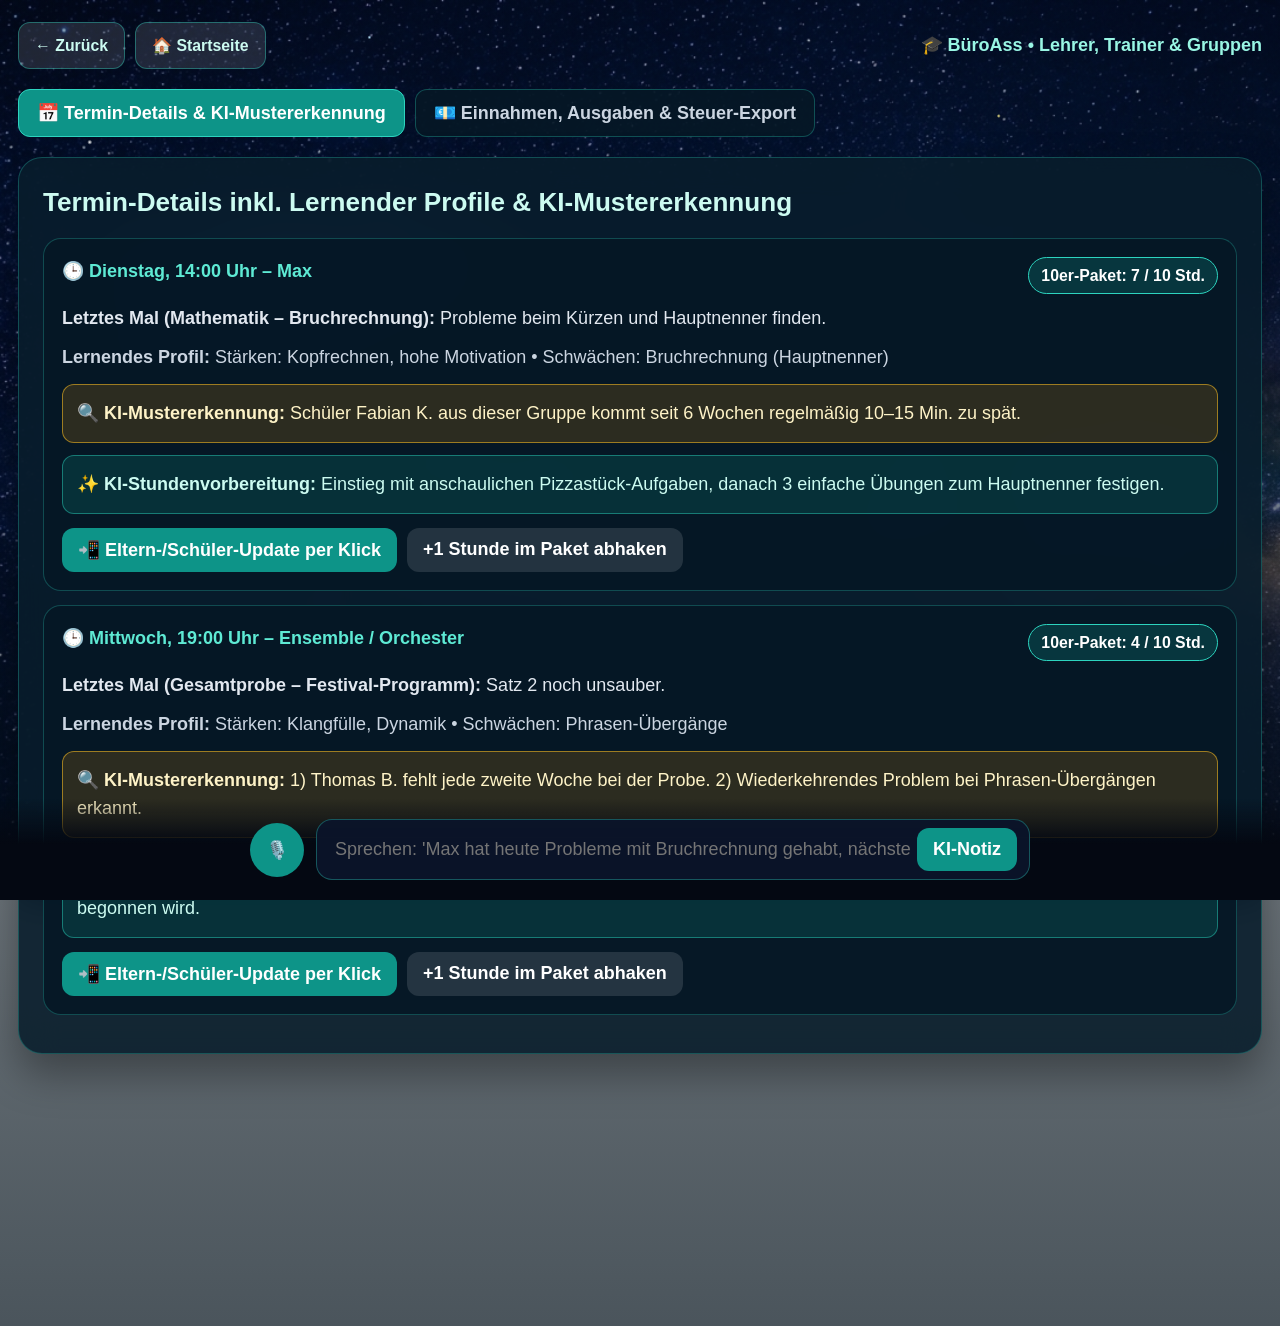
<file: lehrer.html>
<!DOCTYPE html>
<html lang="de">
<head>
  <meta charset="UTF-8" />
  <meta name="viewport" content="width=device-width, initial-scale=1.0" />
  <title>BüroAss – Lehrer, Trainer & Gruppen</title>
  <link rel="stylesheet" href="style.css" />
  <style>
    .top-nav { display: flex; justify-content: space-between; align-items: center; flex-wrap: wrap; gap: 12px; margin-bottom: 20px; }
    .btn-nav { background: rgba(255,255,255,0.12); border: 1px solid rgba(45,212,191,0.4); color: #ccfbf1; padding: 10px 16px; border-radius: 12px; text-decoration: none; font-weight: 600; cursor: pointer; }
    .tabs { display: flex; flex-wrap: wrap; gap: 10px; margin-bottom: 20px; }
    .tab { background: rgba(6,24,38,0.88); border: 1px solid rgba(45,212,191,0.3); color: #cbd5e1; padding: 12px 18px; border-radius: 12px; font-weight: 600; cursor: pointer; }
    .tab.active { background: #0d9488; color: #fff; border-color: #2dd4bf; }
    .item-card { background: rgba(6,24,38,0.9); border: 1px solid rgba(45,212,191,0.28); border-radius: 18px; padding: 18px; margin-bottom: 14px; }
    .pattern-box { background: rgba(245, 158, 11, 0.16); border: 1px solid rgba(251, 191, 36, 0.55); border-radius: 12px; padding: 14px; margin-top: 12px; color: #fef3c7; }
    .ai-tip { background: rgba(13,148,136,0.2); border: 1px solid rgba(45,212,191,0.45); border-radius: 12px; padding: 14px; color: #ccfbf1; margin-top: 12px; }
    .field { background: rgba(4,18,29,0.95); border: 1px solid rgba(45,212,191,0.35); border-radius: 10px; padding: 12px; color: #fff; width: 100%; margin-bottom: 10px; }
  </style>
</head>
<body class="subpage-theme">
  <div class="app-shell" style="flex-direction: column; padding: 22px 18px 140px 18px;">
    <div class="top-nav">
      <div style="display:flex; gap:10px;">
        <button onclick="history.back()" class="btn-nav">← Zurück</button>
        <a href="index.html" class="btn-nav">🏠 Startseite</a>
      </div>
      <div style="color: #99f6e4; font-weight: 700;">🎓 BüroAss • Lehrer, Trainer & Gruppen</div>
    </div>

    <div id="ai-toast" class="toast hidden" style="border-color: #2dd4bf; background: rgba(13,148,136,0.35);">
      <span id="ai-toast-text">✨ KI bereit...</span>
      <button onclick="document.getElementById('ai-toast').classList.add('hidden')" style="background:none;border:none;color:#fff;cursor:pointer;">✕</button>
    </div>

    <div class="tabs">
      <button onclick="showTab('kalender')" id="t-kalender" class="tab active">📅 Termin-Details & KI-Mustererkennung</button>
      <button onclick="showTab('finanzen')" id="t-finanzen" class="tab">💶 Einnahmen, Ausgaben & Steuer-Export</button>
    </div>

    <div id="sec-kalender" class="card" style="background:rgba(8,29,44,0.88); border-color:rgba(45,212,191,0.28);">
      <h2 style="color:#ccfbf1; margin-bottom:14px;">Termin-Details inkl. Lernender Profile & KI-Mustererkennung</h2>
      <div id="list-stunden"></div>
    </div>

    <div id="sec-finanzen" class="card hidden" style="background:rgba(8,29,44,0.88); border-color:rgba(45,212,191,0.28);">
      <div style="display:flex; justify-content:space-between; align-items:center; flex-wrap:wrap; gap:10px; margin-bottom:16px;">
        <h2 style="color:#ccfbf1;">💶 Honorare, Ausgaben & Steuerberater-Export</h2>
        <button onclick="exportLehrerCSV()" class="btn" style="background:#059669;">📊 Steuer-Export (CSV / Excel)</button>
      </div>
      <div id="lehrer-fin-sum" style="display:grid; grid-template-columns:repeat(auto-fit, minmax(180px,1fr)); gap:12px; margin-bottom:16px;"></div>
      <div style="display:flex; gap:10px; flex-wrap:wrap; margin-bottom:16px;">
        <input id="l-fin-name" class="field" style="flex:2; margin:0;" placeholder="Einnahme oder Ausgabe (z. B. 10er Paket Max / Notenhefte)" />
        <input id="l-fin-val" class="field" style="flex:1; margin:0;" type="number" step="0.01" placeholder="Betrag € (Minus für Ausgabe)" />
        <button onclick="addLehrerFin()" class="btn" style="background:#0d9488;">+ Verbuchen</button>
      </div>
      <div id="list-l-fin"></div>
    </div>
  </div>

  <div class="bottom-bar">
    <div class="input-wrap">
      <button id="mic-btn" onclick="startVoice()" class="mic-btn" style="background:#0d9488;">🎙️</button>
      <form onsubmit="processTeacherSpeech(event)" class="text-form" style="border-color: rgba(45,212,191,0.35);">
        <input id="cmd-input" type="text" placeholder="Sprechen: 'Max hat heute Probleme mit Bruchrechnung gehabt, nächste Woche Dienstag 14 Uhr wiederholen'..." />
        <button type="submit" class="btn" style="background:#0d9488;">KI-Notiz</button>
      </form>
    </div>
  </div>
  <script>
    const defaultTeacherDB = {
      stunden: [
        { id: 1, zeit: "Dienstag, 14:00 Uhr", name: "Max", thema: "Mathematik – Bruchrechnung", letztesMal: "Probleme beim Kürzen und Hauptnenner finden.", muster: "Schüler Fabian K. aus dieser Gruppe kommt seit 6 Wochen regelmäßig 10–15 Min. zu spät.", kiVorschlag: "Einstieg mit anschaulichen Pizzastück-Aufgaben, danach 3 einfache Übungen zum Hauptnenner festigen.", hausaufgabe: "Arbeitsblatt S. 14 Nr. 1–4" },
        { id: 2, zeit: "Mittwoch, 19:00 Uhr", name: "Ensemble / Orchester", thema: "Gesamtprobe – Festival-Programm", letztesMal: "Satz 2 noch unsauber.", muster: "1) Thomas B. fehlt jede zweite Woche bei der Probe. 2) Wiederkehrendes Problem bei Phrasen-Übergängen erkannt.", kiVorschlag: "Phrasenübung ab sofort als erstes Grundprinzip zu Beginn jeder Probe einbauen, bevor das neue Stück begonnen wird.", hausaufgabe: "Takte 32–64 langsam mit Metronom üben" }
      ],
      schueler: {
        "Max": { staerken: "Kopfrechnen, hohe Motivation", schwaechen: "Bruchrechnung (Hauptnenner)", paketVerbraucht: 7, paketGesamt: 10 },
        "Ensemble / Orchester": { staerken: "Klangfülle, Dynamik", schwaechen: "Phrasen-Übergänge", paketVerbraucht: 4, paketGesamt: 10 }
      },
      finanzen: [
        { datum: "27.11.2026", text: "10er-Paket Honorar (Max)", betrag: 350.00 },
        { datum: "22.11.2026", text: "Unterrichtsmaterial & Kopien", betrag: -28.90 }
      ]
    };

    function getTDB() { return JSON.parse(localStorage.getItem('boss_teacher_db')) || defaultTeacherDB; }
    function saveTDB(db) { localStorage.setItem('boss_teacher_db', JSON.stringify(db)); renderTeacher(); }

    function showTab(t) {
      ['kalender','finanzen'].forEach(x => {
        document.getElementById('sec-' + x).classList.add('hidden');
        document.getElementById('t-' + x).classList.remove('active');
      });
      document.getElementById('sec-' + t).classList.remove('hidden');
      document.getElementById('t-' + t).classList.add('active');
    }

    function processTeacherSpeech(e) {
      e.preventDefault();
      const raw = document.getElementById('cmd-input').value.trim();
      if (!raw) return;
      const db = getTDB();

      const nameMatch = raw.match(/^([A-ZÄÖÜ][a-zäöüß]+)/);
      const schuelerName = nameMatch ? nameMatch : "Schüler / Gruppe";
      const timeMatch = raw.match(/(nächste\s+Woche\s+[A-Za-zäöüß]+\s+\d{1,2}\s*Uhr|[A-Za-zäöüß]+\s+\d{1,2}\s*Uhr|\d{1,2}:\d{2}\s*Uhr)/i);
      const zeit = timeMatch ? timeMatch : "Nächster Termin";

      db.stunden.unshift({
        id: Date.now(), zeit: zeit, name: schuelerName, thema: "Wiederholung & Vertiefung",
        letztesMal: raw,
        muster: "KI prüft Anwesenheit & Lernverlauf automatisch weiter.",
        kiVorschlag: "Gezielte Wiederholung der genannten Schwierigkeit mit Schritt-für-Schritt-Übung starten.",
        hausaufgabe: "Übung aus der heutigen Stunde festigen"
      });

      if (!db.schueler[schuelerName]) {
        db.schueler[schuelerName] = { staerken: "Wird erfasst", schwaechen: raw, paketVerbraucht: 1, paketGesamt: 10 };
      } else {
        db.schueler[schuelerName].schwaechen = raw;
        db.schueler[schuelerName].paketVerbraucht += 1;
      }

      saveTDB(db);
      document.getElementById('cmd-input').value = '';
      showToast("✅ Termin-Details, Profil & Folgetermin (" + zeit + ") für " + schuelerName + " gespeichert!");
    }

    function sendParentUpdate(name, thema, hausaufgabe) {
      const msg = `Hallo! Kurzes Update zur heutigen Stunde mit ${name}: Thema „${thema}“ erfolgreich geübt. Hausaufgabe: ${hausaufgabe}. Viele Grüße!`;
      navigator.clipboard?.writeText(msg);
      showToast("📲 Eltern-/Schüler-Update kopiert (bereit für WhatsApp/E-Mail): „" + msg + "“");
    }

    function addPaketStunde(name) {
      const db = getTDB();
      if (db.schueler[name]) {
        db.schueler[name].paketVerbraucht += 1;
        saveTDB(db);
        showToast("✅ +1 Stunde im 10er-Paket verbucht!");
      }
    }

    function addLehrerFin() {
      const n = document.getElementById('l-fin-name').value.trim();
      const v = parseFloat(document.getElementById('l-fin-val').value);
      if (!n || isNaN(v)) return;
      const db = getTDB();
      db.finanzen.unshift({ datum: new Date().toLocaleDateString('de-DE'), text: n, betrag: v });
      saveTDB(db);
      document.getElementById('l-fin-name').value = '';
      document.getElementById('l-fin-val').value = '';
      showToast("✅ Verbucht!");
    }

    function exportLehrerCSV() {
      const db = getTDB();
      let csv = "Datum;Beschreibung;Betrag_EUR\n";
      db.finanzen.forEach(f => { csv += `${f.datum};"${f.text}";${f.betrag.toFixed(2).replace('.', ',')}\n`; });
      const a = document.createElement("a");
      a.href = URL.createObjectURL(new Blob(["\uFEFF" + csv], { type: "text/csv;charset=utf-8;" }));
      a.download = "Steuerberater_Unterricht.csv";
      a.click();
      showToast("📊 Steuer-CSV exportiert!");
    }

    function renderTeacher() {
      const db = getTDB();
      document.getElementById('list-stunden').innerHTML = db.stunden.map(s => {
        const p = db.schueler[s.name] || { staerken: "Wird erfasst", schwaechen: s.letztesMal, paketVerbraucht: 1, paketGesamt: 10 };
        const offen = p.paketVerbraucht >= p.paketGesamt;
        return `<div class="item-card">
          <div style="display:flex; justify-content:space-between; flex-wrap:wrap; gap:8px;">
            <strong style="color:#5eead4;">🕒 ${s.zeit} – ${s.name}</strong>
            <span class="badge" style="background:${offen ? 'rgba(239,68,68,0.25)' : 'rgba(13,148,136,0.25)'}; border-color:${offen ? '#f87171' : '#2dd4bf'}; color:#fff;">
              10er-Paket: ${p.paketVerbraucht} / ${p.paketGesamt} Std.
            </span>
          </div>
          <p style="color:#e2e8f0; margin:10px 0;"><strong>Letztes Mal (${s.thema}):</strong> ${s.letztesMal}</p>
          <div style="color:#cbd5e1; margin-bottom:8px;"><strong>Lernendes Profil:</strong> Stärken: ${p.staerken} • Schwächen: ${p.schwaechen}</div>

          <div class="pattern-box">
            <strong>🔍 KI-Mustererkennung:</strong> ${s.muster}
          </div>

          <div class="ai-tip">✨ <strong>KI-Stundenvorbereitung:</strong> ${s.kiVorschlag}</div>
          <div style="display:flex; flex-wrap:wrap; gap:10px; margin-top:14px;">
            <button onclick="sendParentUpdate('${s.name}','${s.thema}','${s.hausaufgabe}')" class="btn" style="background:#0d9488;">📲 Eltern-/Schüler-Update per Klick</button>
            <button onclick="addPaketStunde('${s.name}')" class="btn" style="background:rgba(255,255,255,0.12);">+1 Stunde im Paket abhaken</button>
          </div>
        </div>`;
      }).join('');

      let ein = 0, aus = 0;
      document.getElementById('list-l-fin').innerHTML = db.finanzen.map(f => {
        if (f.betrag >= 0) ein += f.betrag; else aus += Math.abs(f.betrag);
        return `<div class="item-card" style="display:flex; justify-content:space-between; padding:14px 16px;">
          <span>${f.datum} • ${f.text}</span>
          <strong style="color:${f.betrag >= 0 ? '#34d399' : '#f87171'};">${f.betrag >= 0 ? '+' : ''}${f.betrag.toFixed(2)} €</strong>
        </div>`;
      }).join('');

      document.getElementById('lehrer-fin-sum').innerHTML = `
        <div class="inner-box"><div class="box-label">Honorare</div><strong style="color:#34d399;">${ein.toFixed(2)} €</strong></div>
        <div class="inner-box"><div class="box-label">Ausgaben</div><strong style="color:#f87171;">${aus.toFixed(2)} €</strong></div>
        <div class="inner-box ai"><div class="box-label">Monatsbilanz</div><strong style="color:#5eead4;">${(ein - aus).toFixed(2)} €</strong></div>`;
    }

    function showToast(t) { document.getElementById('ai-toast-text').innerText = t; document.getElementById('ai-toast').classList.remove('hidden'); }
    function startVoice() {
      const SR = window.SpeechRecognition || window.webkitSpeechRecognition;
      if (!SR) { showToast('🎙️ Bitte Textfeld nutzen.'); return; }
      const r = new SR(); r.lang = 'de-DE'; document.getElementById('mic-btn').classList.add('recording'); showToast('🎙️ Ich höre zu...');
      r.onresult = e => { document.getElementById('cmd-input').value = e.results.transcript; processTeacherSpeech(new Event('submit')); };
      r.onend = () => document.getElementById('mic-btn').classList.remove('recording'); r.start();
    }
    window.addEventListener('DOMContentLoaded', renderTeacher);
  </script>
</body>
</html>
</file>
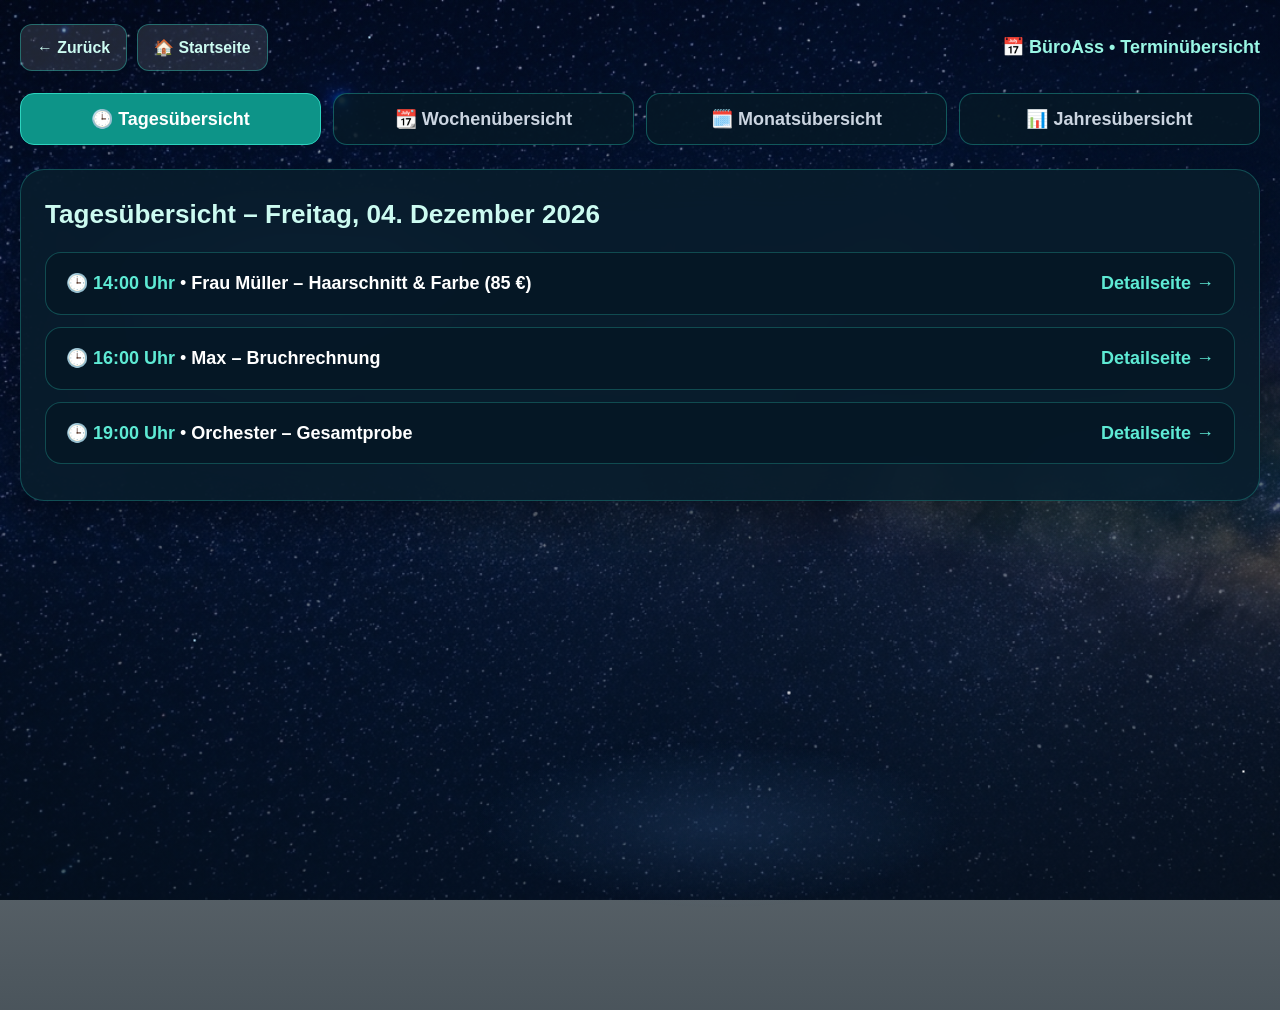
<file: terminuebersicht.html>
<!DOCTYPE html>
<html lang="de">
<head>
  <meta charset="UTF-8" />
  <meta name="viewport" content="width=device-width, initial-scale=1.0" />
  <title>BüroAss – Terminübersicht</title>
  <link rel="stylesheet" href="style.css" />
  <style>
    .top-nav { display: flex; justify-content: space-between; align-items: center; flex-wrap: wrap; gap: 12px; margin-bottom: 22px; }
    .btn-nav { background: rgba(255,255,255,0.12); border: 1px solid rgba(45,212,191,0.4); color: #ccfbf1; padding: 10px 16px; border-radius: 12px; text-decoration: none; font-weight: 600; cursor: pointer; }
    .time-tabs { display: grid; grid-template-columns: repeat(4, 1fr); gap: 12px; margin-bottom: 24px; }
    @media (max-width: 800px) { .time-tabs { grid-template-columns: 1fr 1fr; } }
    .t-btn { background: rgba(6,24,38,0.88); border: 1px solid rgba(45,212,191,0.35); color: #cbd5e1; padding: 14px; border-radius: 14px; font-weight: 700; cursor: pointer; text-align: center; }
    .t-btn.active, .t-btn:hover { background: #0d9488; color: #fff; border-color: #2dd4bf; }
    .termin-link { display: flex; justify-content: space-between; align-items: center; flex-wrap: wrap; gap: 10px; background: rgba(6,24,38,0.9); border: 1px solid rgba(45,212,191,0.28); border-radius: 16px; padding: 16px 20px; margin-bottom: 12px; text-decoration: none; color: #fff; }
    .termin-link:hover { border-color: #2dd4bf; background: rgba(13,148,136,0.22); }
    
    /* Wochenübersicht: Am PC exakt 7 Spalten OHNE Scrollen, auf dem Handy zum Wischen */
    .week-row { display: grid; grid-template-columns: repeat(7, minmax(0, 1fr)); gap: 10px; }
    @media (max-width: 900px) {
      .week-row { grid-template-columns: repeat(7, minmax(175px, 1fr)); overflow-x: auto; padding-bottom: 12px; }
    }
    .day-box { background: rgba(6,24,38,0.9); border: 1px solid rgba(45,212,191,0.28); border-radius: 14px; padding: 12px; min-height: 170px; overflow-wrap: break-word; }
    
    /* Monatsübersicht: Saubere Zellen ohne Überlaufen bei vielen Terminen */
    .month-grid { display: grid; grid-template-columns: repeat(7, minmax(0, 1fr)); gap: 8px; }
    @media (max-width: 900px) {
      .month-grid { grid-template-columns: repeat(7, minmax(125px, 1fr)); overflow-x: auto; padding-bottom: 10px; }
    }
    .month-head { text-align: center; font-weight: 700; color: #5eead4; padding: 8px; background: rgba(13,148,136,0.2); border-radius: 10px; }
    .month-cell { background: rgba(6,24,38,0.88); border: 1px solid rgba(45,212,191,0.2); border-radius: 12px; padding: 10px; min-height: 115px; display: flex; flex-direction: column; justify-content: space-between; }
    .mini-termin { display: block; background: rgba(13,148,136,0.28); border: 1px solid rgba(45,212,191,0.45); border-radius: 8px; padding: 6px 8px; margin-top: 6px; color: #ccfbf1; text-decoration: none; font-size: 0.8rem !important; white-space: nowrap; overflow: hidden; text-overflow: ellipsis; }
    .mini-termin:hover { background: #0d9488; color: #fff; }
    .more-badge { display: block; text-align: center; background: rgba(251,146,60,0.25); border: 1px solid rgba(251,146,60,0.6); color: #ffedd5; border-radius: 8px; padding: 5px; margin-top: 6px; font-size: 0.78rem !important; font-weight: 700; cursor: pointer; text-decoration: none; }
    .more-badge:hover { background: #ea580c; color: #fff; }
    .year-grid { display: grid; grid-template-columns: repeat(auto-fit, minmax(210px, 1fr)); gap: 14px; }
  </style>
</head>
<body class="subpage-theme">
  <div class="app-shell" style="flex-direction: column; padding: 24px 20px 100px 20px; max-width: 1440px;">
    <div class="top-nav">
      <div style="display:flex; gap:10px;">
        <button onclick="history.back()" class="btn-nav">← Zurück</button>
        <a href="index.html" class="btn-nav">🏠 Startseite</a>
      </div>
      <div style="color: #99f6e4; font-weight: 700;">📅 BüroAss • Terminübersicht</div>
    </div>

    <div class="time-tabs">
      <button onclick="setRange('tag')" id="btn-tag" class="t-btn active">🕒 Tagesübersicht</button>
      <button onclick="setRange('woche')" id="btn-woche" class="t-btn">📆 Wochenübersicht</button>
      <button onclick="setRange('monat')" id="btn-monat" class="t-btn">🗓️ Monatsübersicht</button>
      <button onclick="setRange('jahr')" id="btn-jahr" class="t-btn">📊 Jahresübersicht</button>
    </div>

    <!-- 1. TAGESÜBERSICHT MIT DATUM -->
    <div id="view-tag" class="card" style="background:rgba(8,29,44,0.88); border-color:rgba(45,212,191,0.28);">
      <h2 id="day-title" style="color:#ccfbf1; margin-bottom:16px;">Tagesübersicht</h2>
      <div id="day-list"></div>
    </div>

    <!-- 2. WOCHENÜBERSICHT (MO–SO OHNE SCROLLEN AM PC) -->
    <div id="view-woche" class="card hidden" style="background:rgba(8,29,44,0.88); border-color:rgba(45,212,191,0.28);">
      <h2 id="week-title" style="color:#ccfbf1; margin-bottom:14px;">Wochenübersicht (Mo – So)</h2>
      <div class="week-row" id="week-list"></div>
    </div>

    <!-- 3. MONATSÜBERSICHT MIT KOMPAKT-VORSCHAU (+ X WEITERE) -->
    <div id="view-monat" class="card hidden" style="background:rgba(8,29,44,0.88); border-color:rgba(45,212,191,0.28);">
      <h2 id="month-title" style="color:#ccfbf1; margin-bottom:16px;">Monatsübersicht</h2>
      <div class="month-grid" id="month-list"></div>
    </div>

    <!-- 4. JAHRESÜBERSICHT -->
    <div id="view-jahr" class="card hidden" style="background:rgba(8,29,44,0.88); border-color:rgba(45,212,191,0.28);">
      <h2 id="year-title" style="color:#ccfbf1; margin-bottom:16px;">Jahresübersicht</h2>
      <div class="year-grid" id="year-list"></div>
    </div>
  </div>

  <script>
    let allEvents = [];

    function setRange(r) {
      ['tag','woche','monat','jahr'].forEach(x => {
        document.getElementById('view-' + x).classList.add('hidden');
        document.getElementById('btn-' + x).classList.remove('active');
      });
      document.getElementById('view-' + r).classList.remove('hidden');
      document.getElementById('btn-' + r).classList.add('active');
    }

    function openDayView(dateLabel, eventsForDay) {
      document.getElementById('day-title').innerText = "Tagesübersicht – " + dateLabel;
      const list = eventsForDay && eventsForDay.length ? eventsForDay : allEvents;
      document.getElementById('day-list').innerHTML = list.map(a => `
        <a href="${a.link}" class="termin-link">
          <div><strong style="color:#5eead4;">🕒 ${a.zeit}</strong> • <strong>${a.titel}</strong></div>
          <span style="color:#5eead4; font-weight:700;">Detailseite →</span>
        </a>`).join('');
      setRange('tag');
    }

    function initCalendar() {
      const now = new Date();
      const opts = { weekday: 'long', day: '2-digit', month: 'long', year: 'numeric' };
      document.getElementById('month-title').innerText = "Monatsübersicht – " + now.toLocaleDateString('de-DE', { month: 'long', year: 'numeric' });
      document.getElementById('year-title').innerText = "Jahresübersicht – " + now.getFullYear();

      const dl = JSON.parse(localStorage.getItem('boss_dl_db'))?.termine || [
        { zeit: "14:00 Uhr", kunde: "Frau Müller", leistung: "Haarschnitt & Farbe (85 €)" }
      ];
      const lehrer = JSON.parse(localStorage.getItem('boss_teacher_db'))?.stunden || [
        { zeit: "16:00 Uhr", name: "Max", thema: "Bruchrechnung" },
        { zeit: "19:00 Uhr", name: "Orchester", thema: "Gesamtprobe" }
      ];

      allEvents = [
        ...dl.map(t => ({ zeit: t.zeit, titel: t.kunde + " – " + t.leistung, link: "bueroass.html", tagIndex: 0 })),
        ...lehrer.map((s, idx) => ({ zeit: s.zeit, titel: s.name + " – " + s.thema, link: "lehrer.html", tagIndex: idx + 1 }))
      ];

      openDayView(now.toLocaleDateString('de-DE', opts), allEvents);

      // 2. Wochenübersicht (Mo-So in einer Reihe ohne Scrollen am PC)
      const wochentage = ["Montag", "Dienstag", "Mittwoch", "Donnerstag", "Freitag", "Samstag", "Sonntag"];
      const dayOfWeek = (now.getDay() + 6) % 7;
      const monday = new Date(now);
      monday.setDate(now.getDate() - dayOfWeek);

      let weekHTML = "";
      for (let i = 0; i < 7; i++) {
        const d = new Date(monday);
        d.setDate(monday.getDate() + i);
        const dateStr = d.toLocaleDateString('de-DE', { day: '2-digit', month: '2-digit', year: 'numeric' });
        const dayEvents = allEvents.filter(a => (a.tagIndex % 7) === i);
        weekHTML += `<div class="day-box">
          <div style="color:#5eead4; font-weight:700;">${wochentage[i]}</div>
          <div style="color:#94a3b8; font-size:0.8rem !important; margin-bottom:8px;">${dateStr}</div>
          ${dayEvents.map(ev => `<a href="${ev.link}" class="mini-termin" title="${ev.zeit} ${ev.titel}">🕒 ${ev.zeit} ${ev.titel}</a>`).join('')}
        </div>`;
      }
      document.getElementById('week-list').innerHTML = weekHTML;

      // 3. Monatsübersicht: Maximal 2 Einträge sichtbar, ab 3+ Einträgen kompakter "+ X weitere"-Button
      const shortDays = ["Mo", "Di", "Mi", "Do", "Fr", "Sa", "So"];
      let monthHTML = shortDays.map(sd => `<div class="month-head">${sd}</div>`).join('');
      const year = now.getFullYear(), month = now.getMonth();
      const firstDay = (new Date(year, month, 1).getDay() + 6) % 7;
      const daysInMonth = new Date(year, month + 1, 0).getDate();

      for (let empty = 0; empty < firstDay; empty++) {
        monthHTML += `<div class="month-cell" style="opacity:0.25;"></div>`;
      }
      for (let day = 1; day <= daysInMonth; day++) {
        const curDate = new Date(year, month, day);
        const wdName = shortDays[(curDate.getDay() + 6) % 7];
        const fullDate = curDate.toLocaleDateString('de-DE', { day: '2-digit', month: '2-digit' });
        const fullLabel = curDate.toLocaleDateString('de-DE', opts);
        const dayList = day === now.getDate() ? allEvents : (day % 7 === 2 ? [allEvents] : []);
        
        const visibleItems = dayList.slice(0, 2);
        const hiddenCount = dayList.length - visibleItems.length;

        monthHTML += `<div class="month-cell">
          <div>
            <strong style="color:#ccfbf1;">${wdName}, ${fullDate}.</strong>
            ${visibleItems.map(ev => `<a href="${ev.link}" class="mini-termin" title="${ev.zeit} ${ev.titel}">${ev.zeit} ${ev.titel}</a>`).join('')}
          </div>
          ${hiddenCount > 0 ? `<a href="#" onclick="openDayView('${fullLabel}'); return false;" class="more-badge">+ ${hiddenCount} weitere (Alle ansehen)</a>` : ''}
        </div>`;
      }
      document.getElementById('month-list').innerHTML = monthHTML;

      // 4. Jahresübersicht
      const monate = ["Januar","Februar","März","April","Mai","Juni","Juli","August","September","Oktober","November","Dezember"];
      document.getElementById('year-list').innerHTML = monate.map((m, i) => `
        <div class="day-box" style="min-height:110px;">
          <strong style="color:#99f6e4;">${m} ${year}</strong>
          <a href="#" onclick="setRange('monat'); return false;" class="mini-termin">
            ${i === month ? 'Aktueller Monat (' + allEvents.length + ' Termine)' : 'Monat öffnen →'}
          </a>
        </div>`).join('');
    }
    window.addEventListener('DOMContentLoaded', initCalendar);
  </script>
</body>
</html>
</file>
<file: style.css>
* { box-sizing: border-box; margin: 0; padding: 0; font-family: -apple-system, BlinkMacSystemFont, "Segoe UI", Roboto, sans-serif; }
body { min-height: 100vh; color: #fff; background: linear-gradient(180deg, #0b132b 0%, #172554 35%, #070e1d 80%); transition: 0.8s; overflow-x: hidden; padding-bottom: 110px; }
body.sky-day { background: linear-gradient(180deg, #38bdf8 0%, #1d4ed8 32%, #070e1d 75%); }
body.sky-night { background: linear-gradient(180deg, #0b132b 0%, #172554 35%, #070e1d 80%); }
body.sky-rain { background: linear-gradient(180deg, #334155 0%, #1e293b 35%, #070e1d 80%); }
.sky-layer { position: fixed; top: 0; left: 0; right: 0; height: 320px; pointer-events: none; z-index: 0; overflow: hidden; }
.hidden { display: none !important; }
.sun-glow { position: absolute; top: -50px; right: 40px; width: 260px; height: 260px; border-radius: 50%; background: radial-gradient(circle, rgba(254,240,138,0.85) 0%, rgba(253,224,71,0.2) 55%, transparent 75%); }
.cloud { position: absolute; background: rgba(255,255,255,0.22); border-radius: 999px; filter: blur(18px); }
.star { position: absolute; background: #fff; border-radius: 50%; animation: twinkle 3s infinite ease-in-out; }
@keyframes twinkle { 0%, 100% { opacity: 0.2; transform: scale(0.8); } 50% { opacity: 1; transform: scale(1.3); } }
.rain-drops { position: absolute; inset: 0; background-image: repeating-linear-gradient(105deg, transparent, transparent 16px, rgba(186,230,253,0.35) 17px, transparent 18px); animation: rainFall 0.5s linear infinite; }
@keyframes rainFall { from { background-position: 0 0; } to { background-position: -20px 60px; } }
.app-shell { position: relative; z-index: 1; display: flex; max-width: 1280px; margin: 0 auto; min-height: 100vh; }
.sidebar { width: 250px; background: rgba(7,14,29,0.75); backdrop-filter: blur(16px); border-right: 1px solid rgba(255,255,255,0.12); padding: 24px; display: flex; flex-direction: column; justify-content: space-between; }
.brand { display: flex; align-items: center; gap: 12px; font-size: 20px; font-weight: 700; margin-bottom: 36px; }
.brand-icon { width: 38px; height: 38px; border-radius: 10px; background: rgba(59,130,246,0.3); border: 1px solid rgba(96,165,250,0.5); display: flex; align-items: center; justify-content: center; color: #bfdbfe; }
.nav-item { display: flex; align-items: center; gap: 10px; padding: 12px 14px; border-radius: 12px; color: #cbd5e1; text-decoration: none; font-size: 14px; margin-bottom: 6px; }
.nav-item.active { background: rgba(37,99,235,0.35); border: 1px solid rgba(96,165,250,0.4); color: #fff; font-weight: 600; }
.main { flex: 1; padding: 28px; }
.topbar { display: flex; flex-wrap: wrap; justify-content: space-between; align-items: center; gap: 16px; margin-bottom: 28px; }
.sky-switch { display: flex; gap: 6px; background: rgba(7,14,29,0.75); border: 1px solid rgba(255,255,255,0.15); padding: 5px; border-radius: 999px; }
.sky-btn { border: none; background: transparent; color: #cbd5e1; padding: 6px 14px; border-radius: 999px; font-size: 12px; font-weight: 600; cursor: pointer; }
.sky-btn.active { background: #2563eb; color: #fff; }
.grid { display: grid; grid-template-columns: 2fr 1fr; gap: 22px; }
.card { background: rgba(11,21,43,0.88); border: 1px solid rgba(255,255,255,0.14); border-radius: 24px; padding: 24px; backdrop-filter: blur(18px); box-shadow: 0 20px 40px rgba(0,0,0,0.35); margin-bottom: 22px; }
.badge { display: inline-block; background: rgba(59,130,246,0.22); border: 1px solid rgba(96,165,250,0.35); color: #bfdbfe; padding: 5px 12px; border-radius: 999px; font-size: 12px; font-weight: 600; }
.sub-grid { display: grid; grid-template-columns: 1fr 1fr; gap: 14px; margin: 18px 0; }
.inner-box { background: rgba(6,12,26,0.8); border: 1px solid rgba(255,255,255,0.1); border-radius: 16px; padding: 16px; }
.inner-box.ai { background: rgba(23,37,84,0.68); border-color: rgba(96,165,250,0.35); }
.box-label { font-size: 11px; text-transform: uppercase; letter-spacing: 0.06em; color: #94a3b8; font-weight: 700; margin-bottom: 6px; }
.inner-box.ai .box-label { color: #93c5fd; }
.btn { border: none; border-radius: 12px; padding: 11px 16px; font-size: 13px; font-weight: 600; cursor: pointer; color: #fff; }
.btn-primary { background: #2563eb; }
.btn-glass { background: rgba(255,255,255,0.1); border: 1px solid rgba(255,255,255,0.15); width: 100%; }
.plan-item { display: flex; align-items: flex-start; gap: 12px; padding: 12px; border-radius: 14px; background: rgba(255,255,255,0.05); margin-bottom: 10px; }
.plan-item.current { background: rgba(59,130,246,0.22); border: 1px solid rgba(96,165,250,0.35); }
.dot { width: 10px; height: 10px; border-radius: 50%; background: #60a5fa; margin-top: 5px; flex-shrink: 0; }
.bottom-bar { position: fixed; bottom: 0; left: 0; right: 0; z-index: 20; background: linear-gradient(0deg, #040812 55%, transparent 100%); padding: 20px 16px; }
.input-wrap { max-width: 780px; margin: 0 auto; display: flex; align-items: center; gap: 12px; }
.mic-btn { width: 54px; height: 54px; border-radius: 50%; border: none; background: #2563eb; color: #fff; font-size: 22px; cursor: pointer; flex-shrink: 0; }
.mic-btn.recording { background: #ef4444; }
.text-form { flex: 1; display: flex; background: rgba(11,21,43,0.95); border: 1px solid rgba(255,255,255,0.18); border-radius: 16px; padding: 8px 12px; }
.text-form input { flex: 1; background: transparent; border: none; color: #fff; font-size: 14px; outline: none; padding: 6px; }
.toast { background: rgba(37,99,235,0.35); border: 1px solid rgba(96,165,250,0.5); border-radius: 14px; padding: 12px 16px; margin-bottom: 20px; display: flex; justify-content: space-between; align-items: center; font-size: 14px; }
@media (max-width: 900px) { .sidebar { display: none; } .grid, .sub-grid { grid-template-columns: 1fr; } }
/* Hintergrund für alle Unterseiten: Milchstraße + langsam ziehende Sterne & Wolken */
body.subpage-theme {
  background: linear-gradient(180deg, rgba(5, 19, 29, 0.35) 0%, rgba(5, 19, 29, 0.72) 100%),
              url('Sterne.jpeg') center center / cover no-repeat fixed !important;
  color: #ffffff;
  position: relative;
}
/* Deutlich sichtbare, langsam ziehende Sterne & Wolken über der Milchstraße */
body.subpage-theme::before {
  content: "";
  position: fixed;
  inset: -120px;
  pointer-events: none;
  z-index: 0;
  background-image:
    radial-gradient(2.5px 2.5px at 12% 20%, #ffffff, transparent),
    radial-gradient(2px 2px at 28% 12%, #bae6fd, transparent),
    radial-gradient(3px 3px at 45% 28%, #ffffff, transparent),
    radial-gradient(2px 2px at 64% 18%, #fef08a, transparent),
    radial-gradient(2.5px 2.5px at 82% 25%, #ffffff, transparent),
    radial-gradient(2px 2px at 18% 58%, #bae6fd, transparent),
    radial-gradient(2.5px 2.5px at 52% 62%, #ffffff, transparent),
    radial-gradient(2px 2px at 78% 68%, #ffffff, transparent),
    radial-gradient(ellipse 380px 140px at 25% 30%, rgba(125, 211, 252, 0.16) 0%, transparent 70%),
    radial-gradient(ellipse 450px 160px at 72% 45%, rgba(45, 212, 191, 0.15) 0%, transparent 70%),
    radial-gradient(ellipse 350px 120px at 48% 72%, rgba(96, 165, 250, 0.14) 0%, transparent 70%);
  background-size: 115% 115%;
  animation: driftSky 18s ease-in-out infinite alternate;
}

@keyframes driftSky {
  0% {
    transform: translate3d(-45px, -25px, 0) scale(1.02);
    opacity: 0.7;
  }
  50% {
    transform: translate3d(25px, 20px, 0) scale(1.08);
    opacity: 1;
  }
  100% {
    transform: translate3d(55px, -20px, 0) scale(1.04);
    opacity: 0.75;
  }
}
/* Größere, gut lesbare Schriften für PC & Handy */
html {
  font-size: 18px;
}

body {
  font-size: 1rem !important;
  line-height: 1.6 !important;
}

h1 { font-size: 2rem !important; }
h2 { font-size: 1.45rem !important; }
h3 { font-size: 1.2rem !important; }

p, span, div, label, input, button, a {
  font-size: max(1rem, 16px) !important;
}

.box-label, .badge, .btn-nav, .sky-btn {
  font-size: 0.88rem !important;
}

.menu-title {
  font-size: 1.35rem !important;
}

.menu-desc {
  font-size: 1rem !important;
  line-height: 1.55 !important;
}

/* Auf dem Handy noch etwas komfortabler */
@media (max-width: 900px) {
  html {
    font-size: 19px;
  }
  .btn, .tab, .mode-btn {
    padding: 14px 18px !important;
  }
}
</file>
